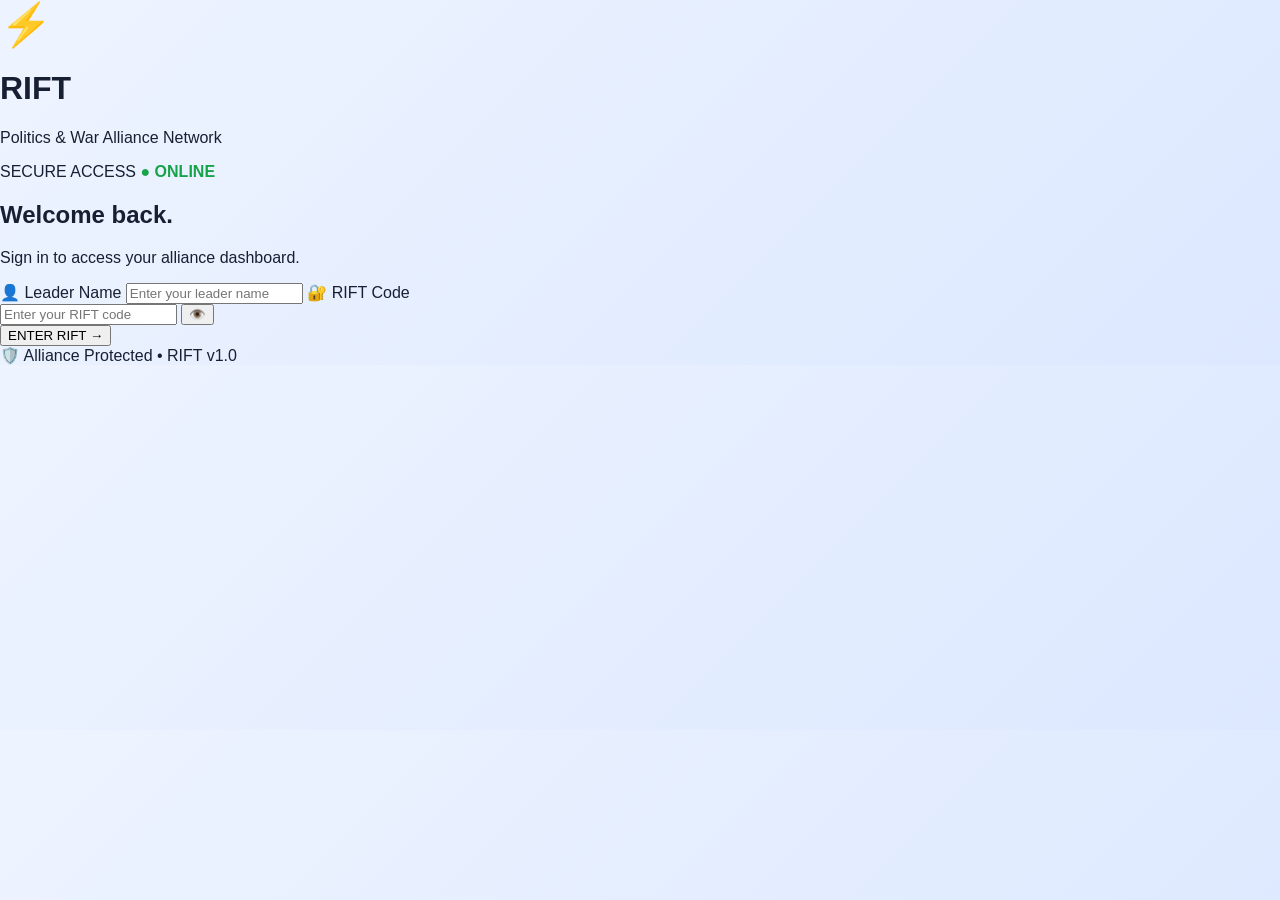
<file: index.html>
<!DOCTYPE html>
<html lang="en">

<head>
  <meta charset="UTF-8">
  <meta name="viewport" content="width=device-width, initial-scale=1.0">

  <title>RIFT — Login</title>

  <link rel="stylesheet" href="style.css">
</head>

<body>

  <div class="login-page">

    <!-- RIFT LOGO -->
    <div class="rift-logo">
      ⚡
    </div>

    <h1>RIFT</h1>

    <p class="subtitle">
      Politics & War Alliance Network
    </p>


    <!-- LOGIN CARD -->
    <div class="login-card">

      <div class="card-top">
        <span>SECURE ACCESS</span>

        <span class="online">
          ● ONLINE
        </span>
      </div>


      <h2>
        Welcome back.
      </h2>


      <p class="login-description">
        Sign in to access your alliance dashboard.
      </p>


      <!-- LEADER NAME -->
      <label for="username">
        👤 Leader Name
      </label>

      <input
        type="text"
        id="username"
        placeholder="Enter your leader name"
        autocomplete="username"
      >


      <!-- RIFT CODE -->
      <label for="password">
        🔐 RIFT Code
      </label>

      <div class="password-box">

        <input
          type="password"
          id="password"
          placeholder="Enter your RIFT code"
          autocomplete="current-password"
        >

        <button
          type="button"
          onclick="togglePassword()"
          class="eye"
          aria-label="Show or hide RIFT code"
        >
          👁️
        </button>

      </div>


      <!-- LOGIN BUTTON -->
      <button
        type="button"
        class="login-button"
        onclick="login()"
      >
        ENTER RIFT →
      </button>


      <!-- LOGIN MESSAGE -->
      <div id="loginMessage"></div>

    </div>


    <!-- BOTTOM INFO -->
    <div class="bottom-info">

      <span>
        🛡️ Alliance Protected
      </span>

      <span>
        •
      </span>

      <span>
        RIFT v1.0
      </span>

    </div>

  </div>


  <!-- JAVASCRIPT -->
  <script src="script.js"></script>

</body>

</html>
</file>
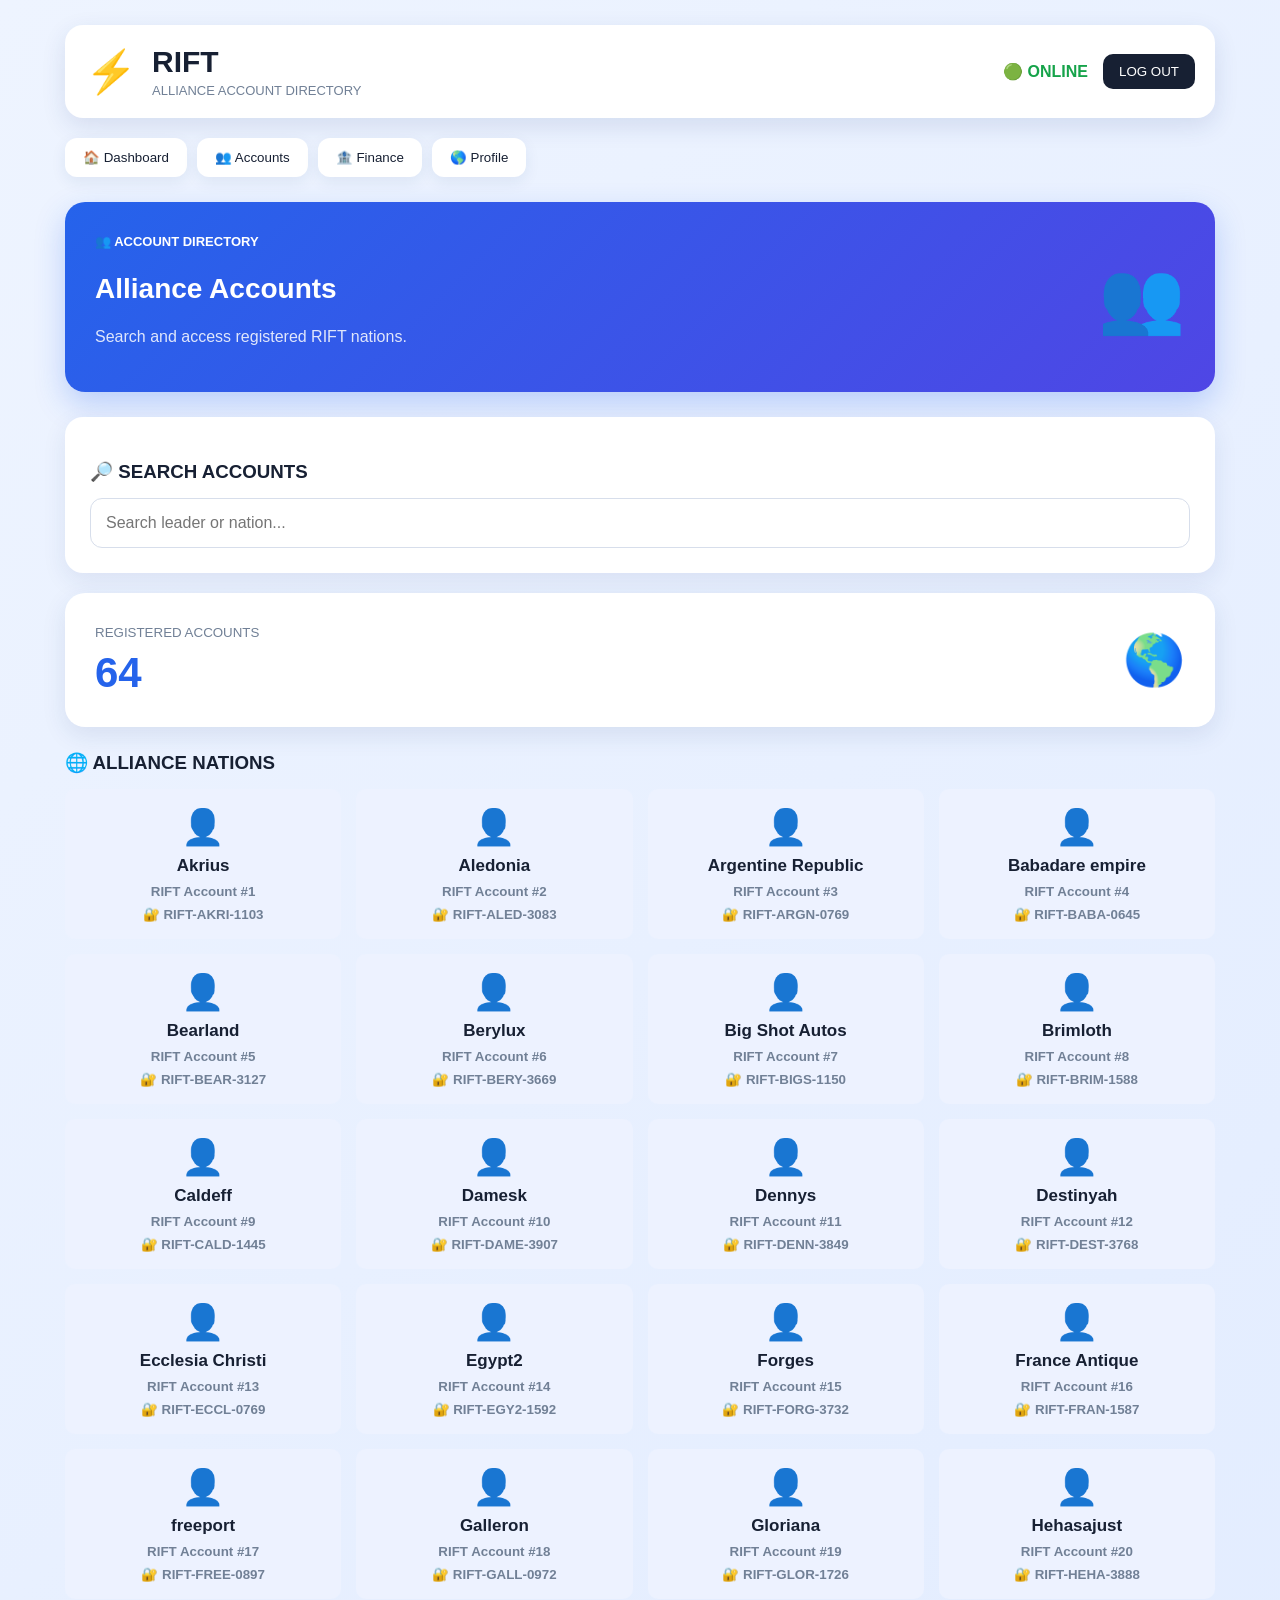
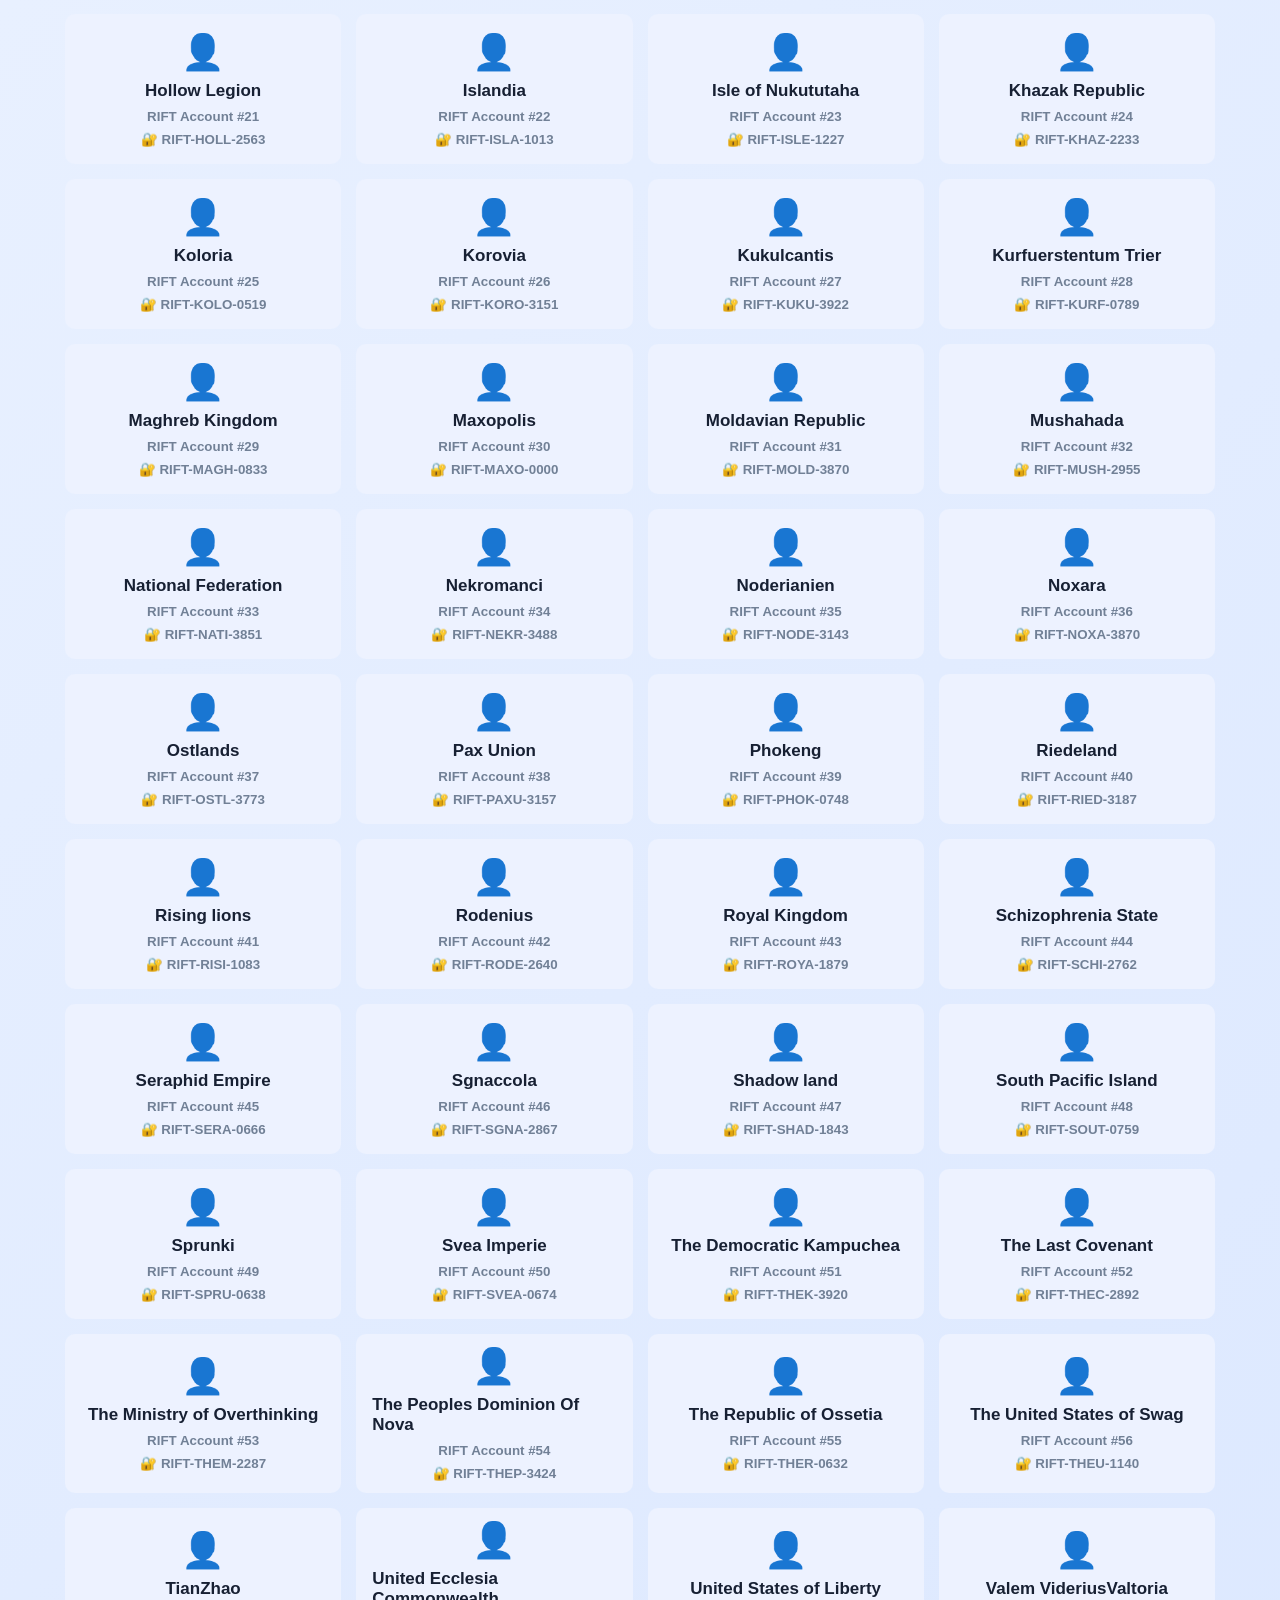
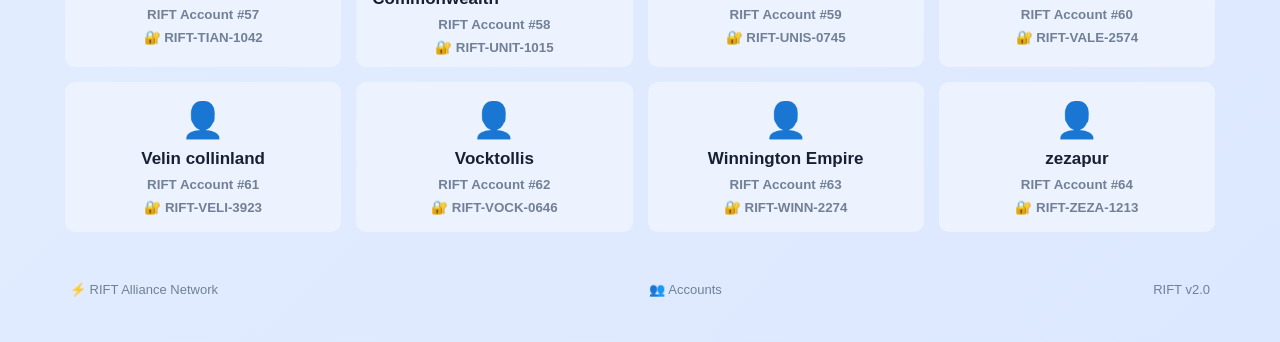
<file: accounts.html>
<!DOCTYPE html>
<html lang="en">

<head>

  <meta charset="UTF-8">

  <meta
    name="viewport"
    content="width=device-width, initial-scale=1.0"
  >

  <title>RIFT — Accounts</title>

  <link
    rel="stylesheet"
    href="style.css"
  >

</head>


<body>

<div class="dashboard-page">


  <!-- HEADER -->

  <header class="dashboard-header">

    <div class="brand">

      <div class="rift-logo">
        ⚡
      </div>

      <div>

        <h1>RIFT</h1>

        <p>
          ALLIANCE ACCOUNT DIRECTORY
        </p>

      </div>

    </div>


    <div class="header-right">

      <span class="online">
        🟢 ONLINE
      </span>

      <button
        class="logout-button"
        onclick="logout()"
      >
        LOG OUT
      </button>

    </div>

  </header>



  <!-- NAVIGATION -->

  <nav class="dashboard-nav">

    <button onclick="openPage('dashboard.html')">
      🏠 Dashboard
    </button>

    <button onclick="openPage('accounts.html')">
      👥 Accounts
    </button>

    <button onclick="openPage('finance.html')">
      🏦 Finance
    </button>

    <button onclick="openPage('profile.html')">
      🌎 Profile
    </button>

  </nav>



  <!-- TITLE -->

  <section class="welcome-card">

    <div>

      <span class="status">
        👥 ACCOUNT DIRECTORY
      </span>

      <h2>
        Alliance Accounts
      </h2>

      <p>
        Search and access registered RIFT nations.
      </p>

    </div>

    <div class="command-icon">
      👥
    </div>

  </section>



  <!-- SEARCH -->

  <section class="activity-card">

    <h3>
      🔎 SEARCH ACCOUNTS
    </h3>

    <input
      type="text"
      id="searchBox"
      placeholder="Search leader or nation..."
      oninput="searchAccounts()"
      style="
        width: 100%;
        padding: 15px;
        border-radius: 12px;
        border: 1px solid #d7deeb;
        font-size: 16px;
      "
    >

  </section>



  <!-- ACCOUNT COUNT -->

  <section class="money-card">

    <div class="money-header">

      <div>

        <small>
          REGISTERED ACCOUNTS
        </small>

        <div
          id="accountCount"
          class="big-balance"
        >
          0
        </div>

      </div>

      <div class="money-icon">
        🌎
      </div>

    </div>

  </section>



  <!-- ACCOUNT LIST -->

  <section>

    <h3>
      🌐 ALLIANCE NATIONS
    </h3>


    <div
      id="accountList"
      class="dashboard-grid"
    >

      <!-- ACCOUNTS GENERATED BY accounts.js -->

    </div>

  </section>



  <!-- FOOTER -->

  <footer>

    <span>
      ⚡ RIFT Alliance Network
    </span>

    <span>
      👥 Accounts
    </span>

    <span>
      RIFT v2.0
    </span>

  </footer>


</div>



<!-- JAVASCRIPT -->

<script src="accounts.js"></script>

</body>

</html>
</file>
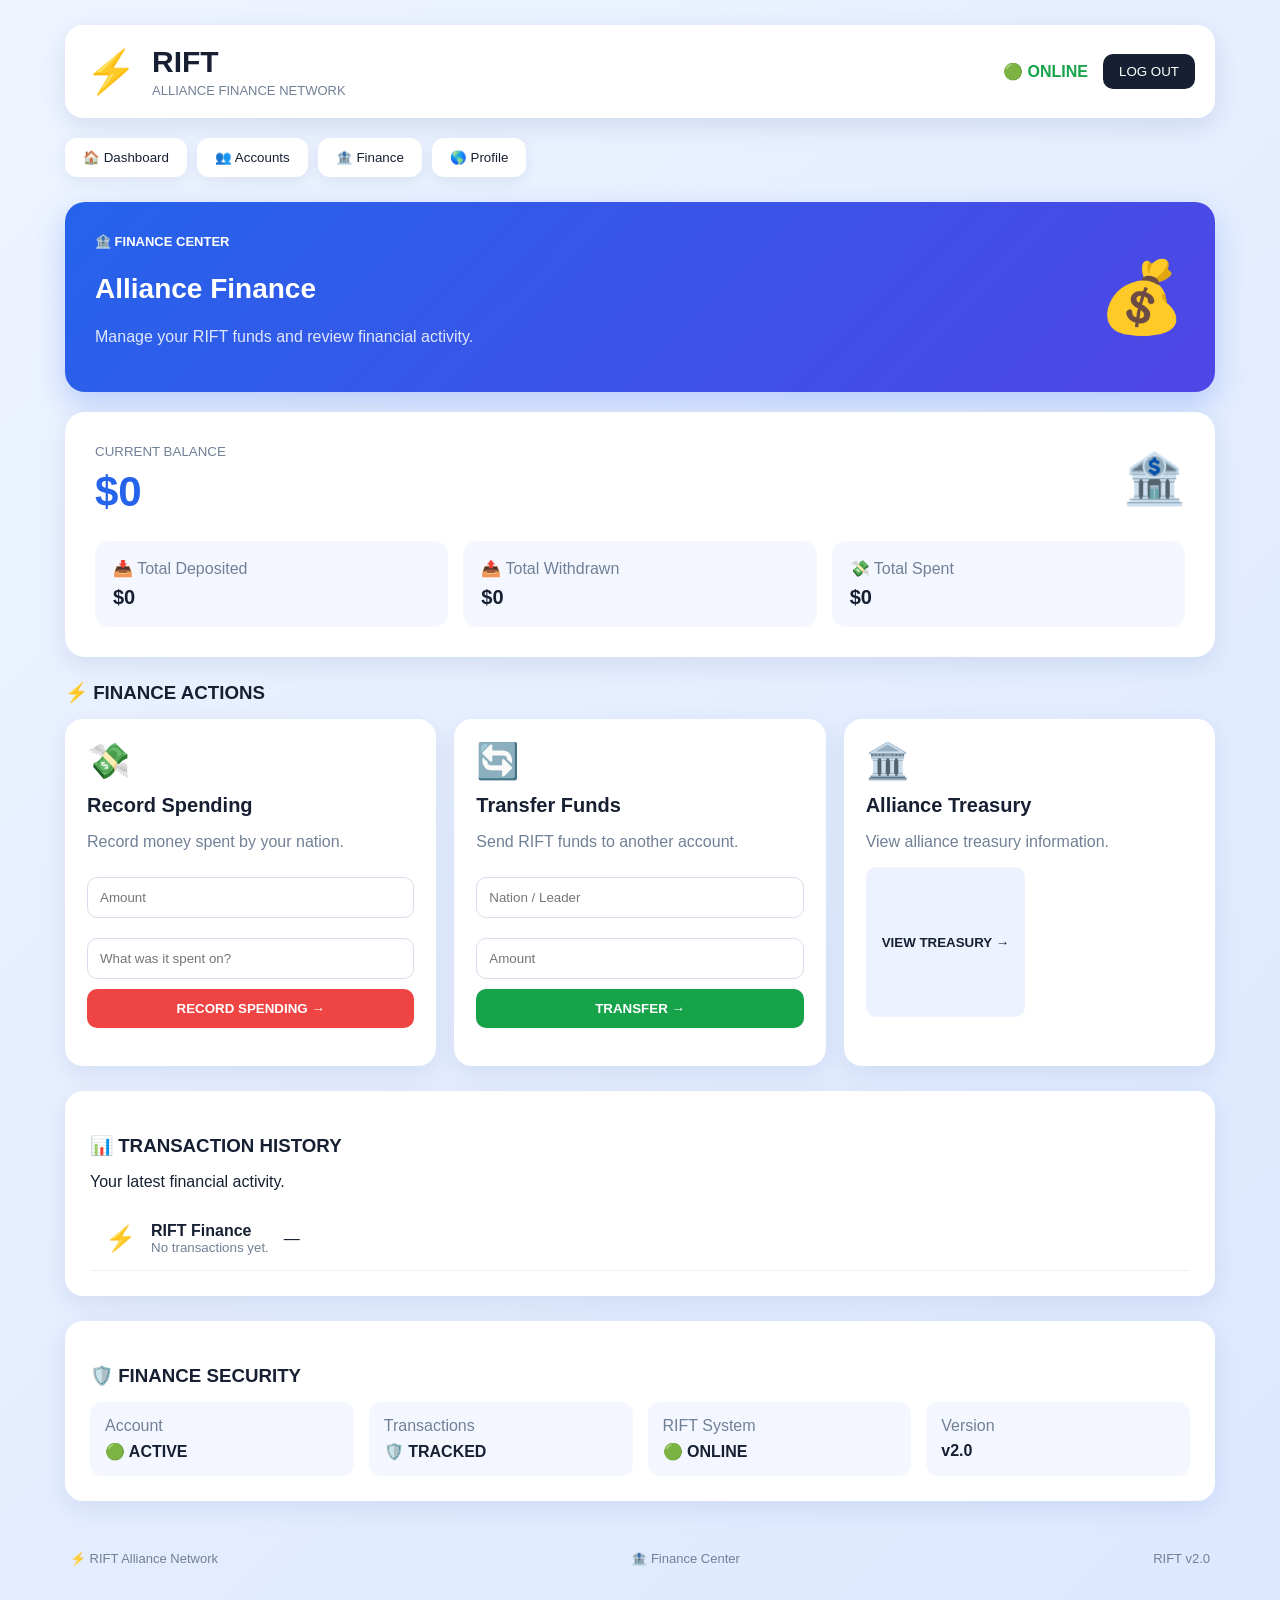
<file: finance.html>
<!DOCTYPE html>
<html lang="en">

<head>

  <meta charset="UTF-8">

  <meta
    name="viewport"
    content="width=device-width, initial-scale=1.0"
  >

  <title>RIFT — Finance</title>

  <link
    rel="stylesheet"
    href="style.css"
  >

</head>


<body>

<div class="dashboard-page">


  <!-- ================= HEADER ================= -->

  <header class="dashboard-header">

    <div class="brand">

      <div class="rift-logo">
        ⚡
      </div>

      <div>

        <h1>RIFT</h1>

        <p>
          ALLIANCE FINANCE NETWORK
        </p>

      </div>

    </div>


    <div class="header-right">

      <span class="online">
        🟢 ONLINE
      </span>

      <button
        class="logout-button"
        onclick="logout()"
      >
        LOG OUT
      </button>

    </div>

  </header>



  <!-- ================= NAVIGATION ================= -->

  <nav class="dashboard-nav">

    <button onclick="openPage('dashboard.html')">
      🏠 Dashboard
    </button>

    <button onclick="openPage('accounts.html')">
      👥 Accounts
    </button>

    <button onclick="openPage('finance.html')">
      🏦 Finance
    </button>

    <button onclick="openPage('profile.html')">
      🌎 Profile
    </button>

  </nav>



  <!-- ================= FINANCE HEADER ================= -->

  <section class="welcome-card">

    <div>

      <span class="status">
        🏦 FINANCE CENTER
      </span>

      <h2>
        Alliance Finance
      </h2>

      <p>
        Manage your RIFT funds and review financial activity.
      </p>

    </div>


    <div class="command-icon">
      💰
    </div>

  </section>



  <!-- ================= BALANCE ================= -->

  <section class="money-card">

    <div class="money-header">

      <div>

        <small>
          CURRENT BALANCE
        </small>

        <div
          id="financeBalance"
          class="big-balance"
        >
          $0
        </div>

      </div>


      <div class="money-icon">
        🏦
      </div>

    </div>


    <!-- FINANCE STATS -->

    <div class="money-stats">

      <div class="stat">

        <span>
          📥 Total Deposited
        </span>

        <strong id="financeDeposits">
          $0
        </strong>

      </div>


      <div class="stat">

        <span>
          📤 Total Withdrawn
        </span>

        <strong id="financeWithdrawals">
          $0
        </strong>

      </div>


      <div class="stat">

        <span>
          💸 Total Spent
        </span>

        <strong id="financeSpent">
          $0
        </strong>

      </div>

    </div>

  </section>



  <!-- ================= FINANCE ACTIONS ================= -->

  <section>

    <h3>
      ⚡ FINANCE ACTIONS
    </h3>


    <div class="action-grid">


      <!-- SPEND -->

      <div class="action-card">

        <div class="action-icon">
          💸
        </div>

        <h4>
          Record Spending
        </h4>

        <p>
          Record money spent by your nation.
        </p>

        <input
          type="number"
          id="spendAmount"
          placeholder="Amount"
          min="1"
        >

        <input
          type="text"
          id="spendReason"
          placeholder="What was it spent on?"
        >

        <button
          class="withdraw-button"
          onclick="spendMoney()"
        >
          RECORD SPENDING →
        </button>

        <p id="spendMessage"></p>

      </div>



      <!-- TRANSFER -->

      <div class="action-card">

        <div class="action-icon">
          🔄
        </div>

        <h4>
          Transfer Funds
        </h4>

        <p>
          Send RIFT funds to another account.
        </p>

        <input
          type="text"
          id="transferNation"
          placeholder="Nation / Leader"
        >

        <input
          type="number"
          id="transferAmount"
          placeholder="Amount"
          min="1"
        >

        <button
          class="deposit-button"
          onclick="transferMoney()"
        >
          TRANSFER →
        </button>

        <p id="transferMessage"></p>

      </div>



      <!-- TREASURY -->

      <div class="action-card">

        <div class="action-icon">
          🏛️
        </div>

        <h4>
          Alliance Treasury
        </h4>

        <p>
          View alliance treasury information.
        </p>

        <button
          class="dashboard-button"
          onclick="viewTreasury()"
        >
          VIEW TREASURY →
        </button>

        <p id="treasuryMessage"></p>

      </div>

    </div>

  </section>



  <!-- ================= TRANSACTION HISTORY ================= -->

  <section class="activity-card">

    <h3>
      📊 TRANSACTION HISTORY
    </h3>

    <p>
      Your latest financial activity.
    </p>


    <div
      id="financeTransactions"
      class="transaction-list"
    >

      <div class="transaction">

        <span class="transaction-icon">
          ⚡
        </span>

        <div>

          <strong>
            RIFT Finance
          </strong>

          <small>
            No transactions yet.
          </small>

        </div>

        <span>
          —
        </span>

      </div>

    </div>

  </section>



  <!-- ================= FINANCE SECURITY ================= -->

  <section class="status-panel">

    <h3>
      🛡️ FINANCE SECURITY
    </h3>


    <div class="status-grid">


      <div>

        <span>
          Account
        </span>

        <strong>
          🟢 ACTIVE
        </strong>

      </div>


      <div>

        <span>
          Transactions
        </span>

        <strong>
          🛡️ TRACKED
        </strong>

      </div>


      <div>

        <span>
          RIFT System
        </span>

        <strong>
          🟢 ONLINE
        </strong>

      </div>


      <div>

        <span>
          Version
        </span>

        <strong>
          v2.0
        </strong>

      </div>


    </div>

  </section>



  <!-- ================= FOOTER ================= -->

  <footer>

    <span>
      ⚡ RIFT Alliance Network
    </span>

    <span>
      🏦 Finance Center
    </span>

    <span>
      RIFT v2.0
    </span>

  </footer>


</div>



<!-- ================= JAVASCRIPT ================= -->

<script src="finance.js"></script>

</body>

</html>
</file>
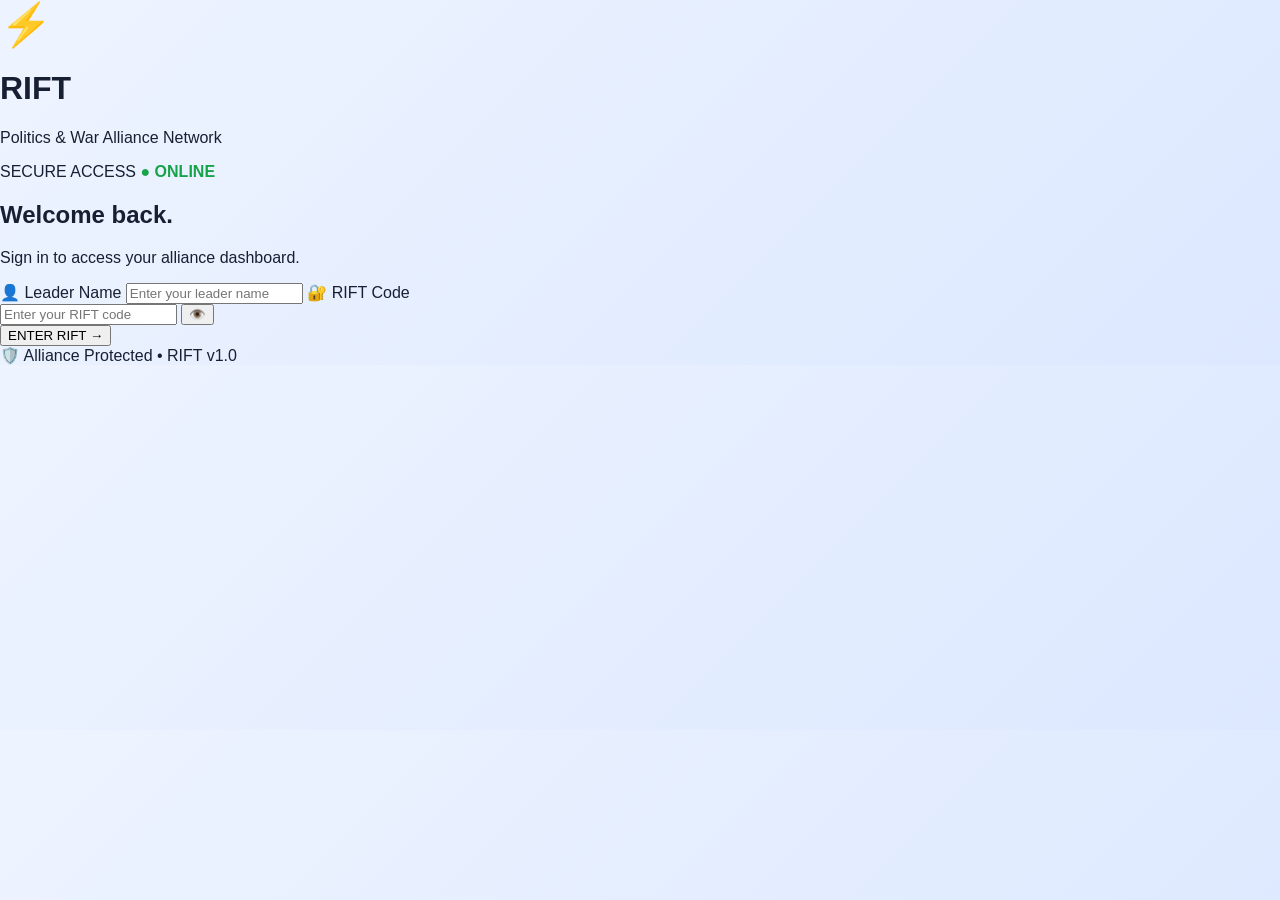
<file: profile.html>
<!DOCTYPE html>
<html lang="en">

<head>
  <meta charset="UTF-8">
  <meta name="viewport" content="width=device-width, initial-scale=1.0">
  <title>RIFT — Profile</title>
  <link rel="stylesheet" href="style.css">
</head>

<body>

<div class="dashboard-page">

  <!-- HEADER -->
  <header class="dashboard-header">

    <div class="brand">
      <div class="rift-logo">⚡</div>

      <div>
        <h1>RIFT</h1>
        <p>NATION PROFILE NETWORK</p>
      </div>
    </div>

    <div class="header-right">
      <span class="online">🟢 ONLINE</span>

      <button class="logout-button" onclick="logout()">
        LOG OUT
      </button>
    </div>

  </header>


  <!-- NAVIGATION -->
  <nav class="dashboard-nav">

    <button onclick="openPage('dashboard.html')">
      🏠 Dashboard
    </button>

    <button onclick="openPage('accounts.html')">
      👥 Accounts
    </button>

    <button onclick="openPage('finance.html')">
      🏦 Finance
    </button>

    <button onclick="openPage('profile.html')">
      🌎 Profile
    </button>

  </nav>


  <!-- PROFILE HEADER -->
  <section class="welcome-card">

    <div>

      <span class="status">
        🌎 NATION PROFILE
      </span>

      <h2 id="profileName">
        Loading...
      </h2>

      <p>
        Your registered RIFT nation profile.
      </p>

    </div>

    <div class="command-icon">
      🌎
    </div>

  </section>


  <!-- PROFILE CARD -->
  <section class="activity-card">

    <h3>
      👤 ACCOUNT INFORMATION
    </h3>

    <div class="status-grid">

      <div>
        <span>Leader</span>
        <strong id="leaderName">
          Loading...
        </strong>
      </div>

      <div>
        <span>Nation</span>
        <strong id="nationName">
          Loading...
        </strong>
      </div>

      <div>
        <span>RIFT Status</span>
        <strong>
          🟢 ACTIVE
        </strong>
      </div>

      <div>
        <span>Alliance</span>
        <strong>
          ETERNAL PHOENIX
        </strong>
      </div>

    </div>

  </section>


  <!-- FINANCIAL SUMMARY -->
  <section class="money-card">

    <div class="money-header">

      <div>
        <small>
          YOUR RIFT BALANCE
        </small>

        <div
          id="profileBalance"
          class="big-balance"
        >
          $0
        </div>
      </div>

      <div class="money-icon">
        💰
      </div>

    </div>


    <div class="money-stats">

      <div class="stat">
        <span>📥 Deposited</span>

        <strong id="profileDeposits">
          $0
        </strong>
      </div>

      <div class="stat">
        <span>📤 Withdrawn</span>

        <strong id="profileWithdrawals">
          $0
        </strong>
      </div>

      <div class="stat">
        <span>💸 Spent</span>

        <strong id="profileSpent">
          $0
        </strong>
      </div>

    </div>

  </section>


  <!-- RIFT CODE -->
  <section class="activity-card">

    <h3>
      🔐 RIFT ACCOUNT CODE
    </h3>

    <p>
      Your registered access code.
    </p>

    <div
      id="riftCode"
      style="
        margin-top: 15px;
        padding: 18px;
        background: #f4f7ff;
        border-radius: 12px;
        font-size: 20px;
        font-weight: bold;
        letter-spacing: 1px;
        text-align: center;
      "
    >
      Loading...
    </div>

  </section>


  <!-- QUICK ACTIONS -->
  <section>

    <h3>
      ⚡ PROFILE ACTIONS
    </h3>

    <div class="dashboard-grid">

      <button
        class="dashboard-button"
        onclick="openPage('finance.html')"
      >
        <span class="menu-icon">🏦</span>
        <strong>Finance</strong>
        <small>Manage your funds</small>
      </button>

      <button
        class="dashboard-button"
        onclick="openPage('accounts.html')"
      >
        <span class="menu-icon">👥</span>
        <strong>Accounts</strong>
        <small>View alliance nations</small>
      </button>

      <button
        class="dashboard-button"
        onclick="openPage('dashboard.html')"
      >
        <span class="menu-icon">🏠</span>
        <strong>Dashboard</strong>
        <small>Return to command center</small>
      </button>

      <button
        class="dashboard-button"
        onclick="alert('RIFT settings coming soon! ⚡')"
      >
        <span class="menu-icon">⚙️</span>
        <strong>Settings</strong>
        <small>Coming soon</small>
      </button>

    </div>

  </section>


  <!-- STATUS -->
  <section class="status-panel">

    <h3>
      🛡️ PROFILE STATUS
    </h3>

    <div class="status-grid">

      <div>
        <span>Network</span>
        <strong>🟢 ONLINE</strong>
      </div>

      <div>
        <span>Account</span>
        <strong>🟢 ACTIVE</strong>
      </div>

      <div>
        <span>Security</span>
        <strong>🛡️ PROTECTED</strong>
      </div>

      <div>
        <span>Version</span>
        <strong>v2.0</strong>
      </div>

    </div>

  </section>


  <footer>

    <span>⚡ RIFT Alliance Network</span>
    <span>🌎 Nation Profile</span>
    <span>RIFT v2.0</span>

  </footer>

</div>


<script src="profile.js"></script>

</body>
</html>
</file>
<file: style.css>
* {
  box-sizing: border-box;
}

body {
  margin: 0;
  font-family: Arial, sans-serif;
  background: linear-gradient(135deg, #eef4ff, #dce8ff);
  color: #172033;
}

.dashboard-page {
  max-width: 1200px;
  margin: auto;
  padding: 25px;
}

/* HEADER */

.dashboard-header {
  display: flex;
  justify-content: space-between;
  align-items: center;
  padding: 20px;
  background: white;
  border-radius: 18px;
  box-shadow: 0 8px 25px rgba(30, 60, 120, 0.12);
}

.brand {
  display: flex;
  align-items: center;
  gap: 15px;
}

.rift-logo {
  font-size: 42px;
}

.dashboard-header h1 {
  margin: 0;
  font-size: 30px;
}

.dashboard-header p {
  margin: 4px 0 0;
  color: #718096;
  font-size: 13px;
}

.header-right {
  display: flex;
  align-items: center;
  gap: 15px;
}

.online {
  color: #16a34a;
  font-weight: bold;
}

.logout-button {
  border: none;
  padding: 10px 16px;
  border-radius: 10px;
  background: #172033;
  color: white;
  cursor: pointer;
}

/* NAVIGATION */

.dashboard-nav {
  display: flex;
  gap: 10px;
  margin: 20px 0;
  flex-wrap: wrap;
}

.dashboard-nav button {
  border: none;
  padding: 12px 18px;
  border-radius: 12px;
  background: white;
  color: #172033;
  cursor: pointer;
  box-shadow: 0 5px 15px rgba(30, 60, 120, 0.08);
}

.dashboard-nav button:hover {
  background: #e7efff;
}

/* WELCOME */

.welcome-card {
  display: flex;
  justify-content: space-between;
  align-items: center;
  padding: 30px;
  border-radius: 20px;
  background: linear-gradient(135deg, #2563eb, #4f46e5);
  color: white;
  box-shadow: 0 12px 30px rgba(37, 99, 235, 0.25);
}

.welcome-card h2 {
  font-size: 28px;
}

.welcome-card p {
  opacity: 0.85;
}

.status {
  font-size: 13px;
  font-weight: bold;
}

.command-icon {
  font-size: 70px;
}

/* MONEY */

.money-card {
  margin-top: 20px;
  padding: 30px;
  background: white;
  border-radius: 20px;
  box-shadow: 0 8px 25px rgba(30, 60, 120, 0.1);
}

.money-header {
  display: flex;
  justify-content: space-between;
  align-items: center;
}

.money-header small {
  color: #718096;
}

.big-balance {
  margin-top: 8px;
  font-size: 42px;
  font-weight: bold;
  color: #2563eb;
}

.money-icon {
  font-size: 50px;
}

.money-stats {
  display: grid;
  grid-template-columns: repeat(3, 1fr);
  gap: 15px;
  margin-top: 25px;
}

.stat {
  padding: 18px;
  background: #f4f7ff;
  border-radius: 14px;
}

.stat span {
  display: block;
  color: #718096;
  margin-bottom: 8px;
}

.stat strong {
  font-size: 20px;
}

/* SECTIONS */

section {
  margin-top: 25px;
}

h3 {
  margin-bottom: 15px;
}

/* ACTIONS */

.action-grid {
  display: grid;
  grid-template-columns: repeat(3, 1fr);
  gap: 18px;
}

.action-card {
  padding: 22px;
  background: white;
  border-radius: 18px;
  box-shadow: 0 8px 25px rgba(30, 60, 120, 0.09);
}

.action-icon {
  font-size: 35px;
}

.action-card h4 {
  font-size: 20px;
  margin: 12px 0 5px;
}

.action-card p {
  color: #718096;
}

.action-card input {
  width: 100%;
  padding: 12px;
  margin: 10px 0;
  border: 1px solid #d7deeb;
  border-radius: 10px;
}

/* BUTTONS */

.deposit-button,
.withdraw-button,
.dashboard-button {
  border: none;
  padding: 12px 16px;
  border-radius: 10px;
  cursor: pointer;
  font-weight: bold;
}

.deposit-button {
  width: 100%;
  background: #16a34a;
  color: white;
}

.withdraw-button {
  width: 100%;
  background: #ef4444;
  color: white;
}

.dashboard-button {
  background: #edf2ff;
  color: #172033;
}

/* COMMAND CENTER */

.dashboard-grid {
  display: grid;
  grid-template-columns: repeat(4, 1fr);
  gap: 15px;
}

.dashboard-button {
  min-height: 150px;
  display: flex;
  flex-direction: column;
  align-items: center;
  justify-content: center;
  gap: 8px;
}

.menu-icon {
  font-size: 35px;
}

.dashboard-button strong {
  font-size: 17px;
}

.dashboard-button small {
  color: #718096;
}

/* ACTIVITY */

.activity-card,
.status-panel,
.alert-card {
  background: white;
  padding: 25px;
  border-radius: 18px;
  box-shadow: 0 8px 25px rgba(30, 60, 120, 0.09);
}

.transaction {
  display: flex;
  align-items: center;
  gap: 15px;
  padding: 15px;
  border-bottom: 1px solid #edf0f5;
}

.transaction-icon {
  font-size: 25px;
}

.transaction small {
  display: block;
  color: #718096;
}

/* STATUS */

.status-grid {
  display: grid;
  grid-template-columns: repeat(4, 1fr);
  gap: 15px;
}

.status-grid div {
  padding: 15px;
  background: #f4f7ff;
  border-radius: 12px;
}

.status-grid span {
  display: block;
  color: #718096;
  margin-bottom: 7px;
}

/* ALERT */

.alert-card {
  display: flex;
  align-items: center;
  gap: 15px;
}

.alert-icon {
  font-size: 35px;
}

.alert-card p {
  margin: 5px 0 0;
  color: #718096;
}

/* FOOTER */

footer {
  display: flex;
  justify-content: space-between;
  margin-top: 30px;
  padding: 20px 5px;
  color: #718096;
  font-size: 13px;
}


/* MOBILE */

@media (max-width: 800px) {

  .action-grid,
  .dashboard-grid,
  .money-stats,
  .status-grid {
    grid-template-columns: 1fr;
  }

  .dashboard-header,
  .welcome-card {
    flex-direction: column;
    align-items: flex-start;
    gap: 20px;
  }

  footer {
    flex-direction: column;
    gap: 8px;
  }

}
</file>
